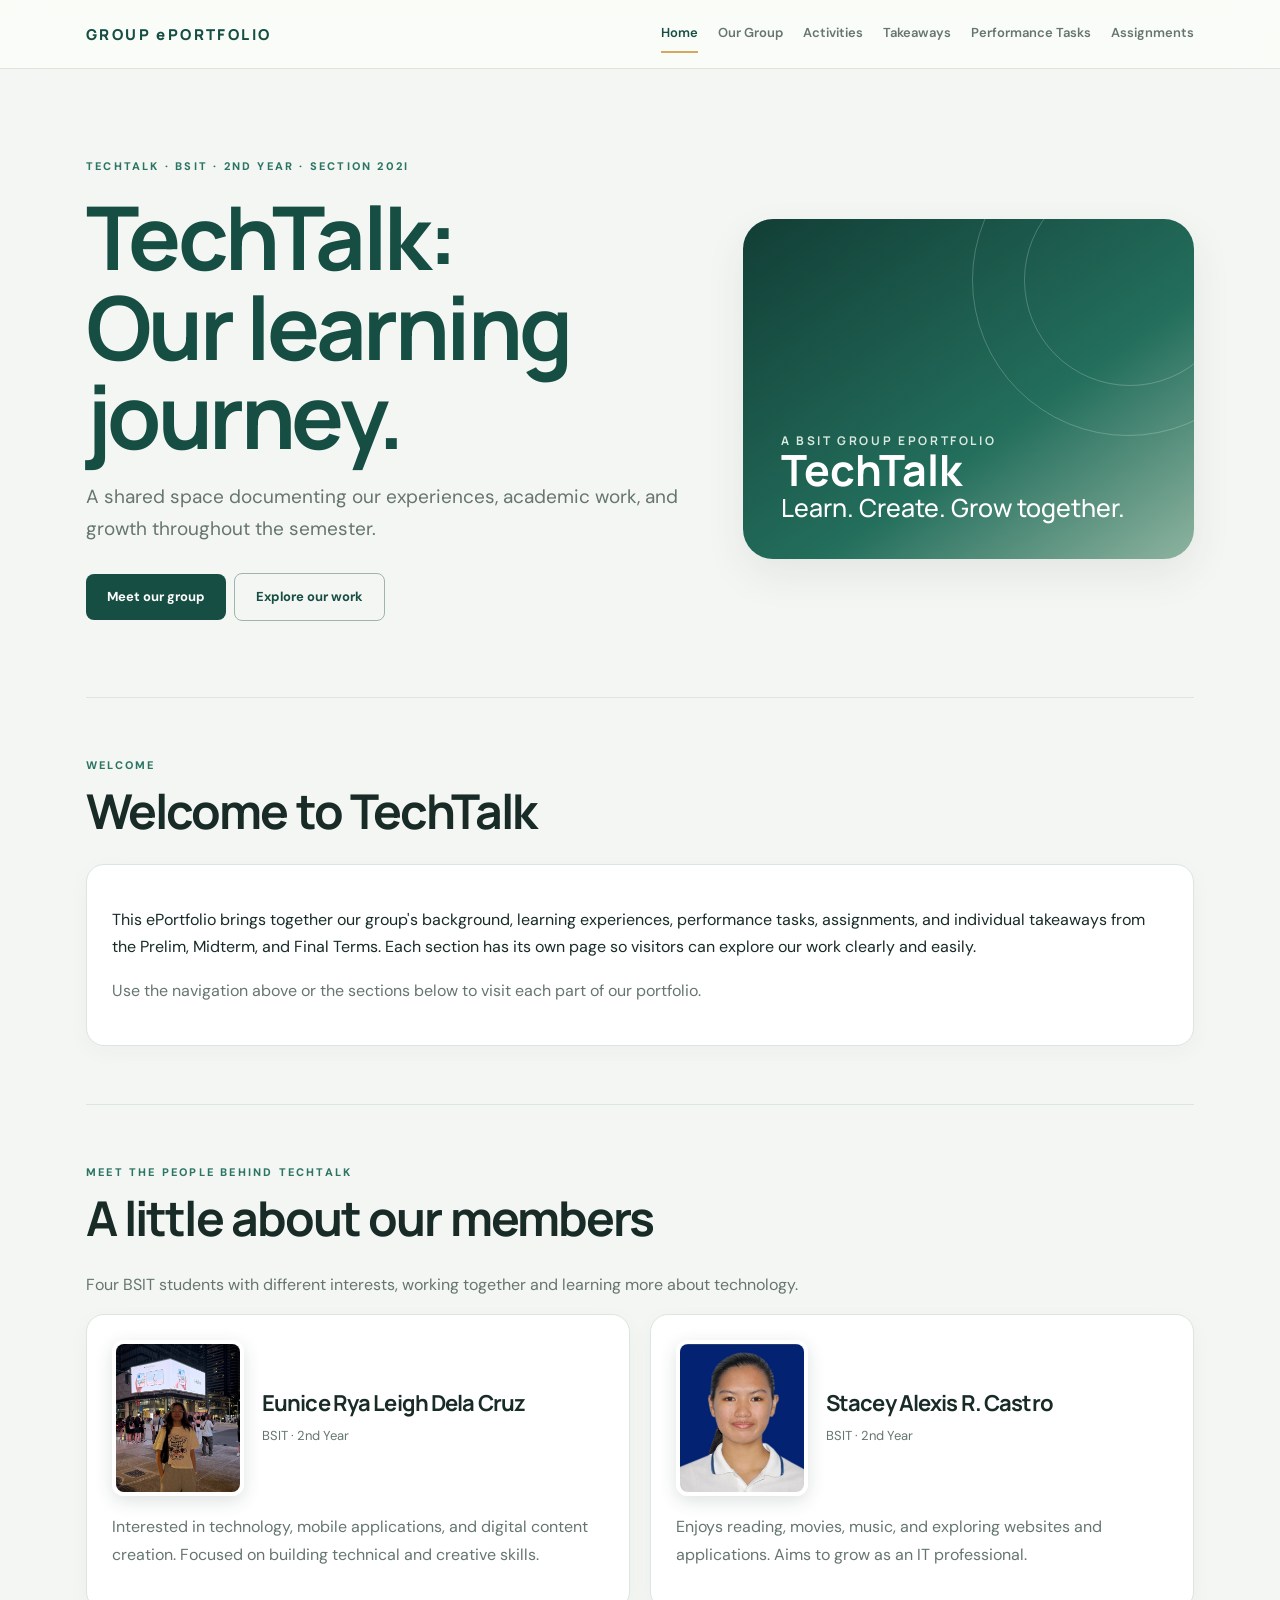
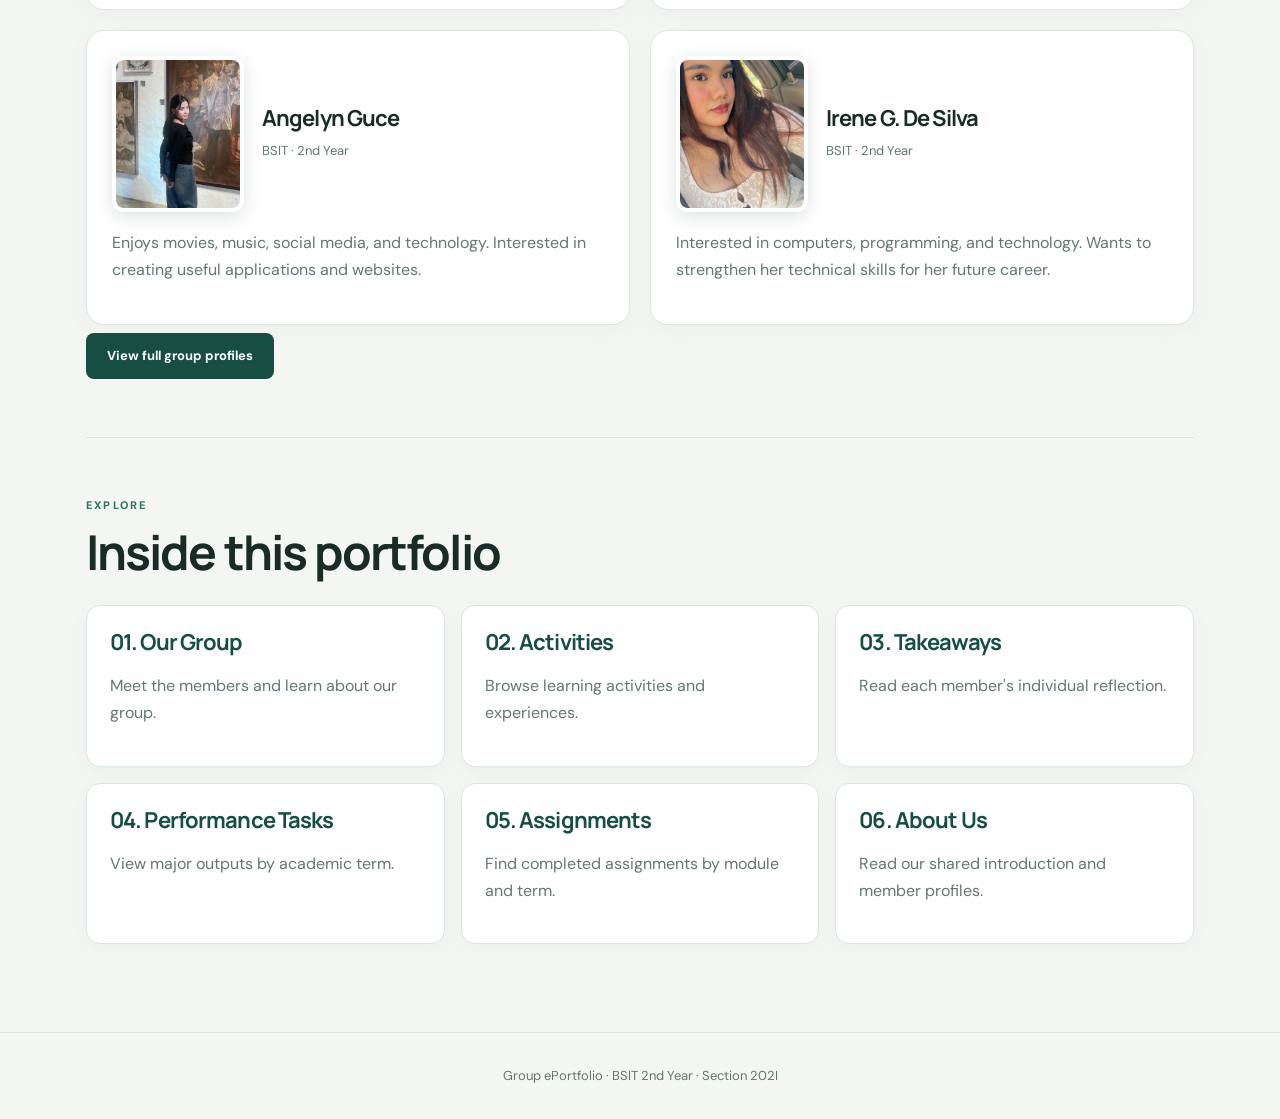
<file: index.html>
<!doctype html><html lang="en"><head><meta charset="utf-8"><meta name="viewport" content="width=device-width,initial-scale=1"><title>Home | Group ePortfolio</title><link rel="stylesheet" href="style.css"></head><body>
<header><div class="nav"><a class="brand" href="index.html" style="text-decoration:none">GROUP ePORTFOLIO</a><nav><a class="active" href="index.html">Home</a><a class="" href="group.html">Our Group</a><a class="" href="activities.html">Activities</a><a class="" href="takeaways.html">Takeaways</a><a class="" href="performance.html">Performance Tasks</a><a class="" href="assignments.html">Assignments</a></nav></div></header>
<main>
<div class="hero"><div><div class="eyebrow">TECHTALK · BSIT · 2nd Year · Section 202I</div><h1>TechTalk:<br>Our learning journey.</h1><p class="lead">A shared space documenting our experiences, academic work, and growth throughout the semester.</p><a class="btn" href="group.html">Meet our group</a><a class="btn alt" href="activities.html">Explore our work</a></div><div class="art"><span style="font-size:12px;letter-spacing:.22em;text-transform:uppercase;color:#d9e9df">A BSIT group ePortfolio</span><span>TechTalk</span><span style="font-size:25px;font-weight:500">Learn. Create. Grow together.</span></div></div>
<section><div class="eyebrow">Welcome</div><h2>Welcome to TechTalk</h2><div class="card"><p>This ePortfolio brings together our group's background, learning experiences, performance tasks, assignments, and individual takeaways from the Prelim, Midterm, and Final Terms. Each section has its own page so visitors can explore our work clearly and easily.</p><p class="muted">Use the navigation above or the sections below to visit each part of our portfolio.</p></div></section>

<section><div class="eyebrow">Meet the people behind TechTalk</div><h2>A little about our members</h2><p class="muted">Four BSIT students with different interests, working together and learning more about technology.</p><div class="grid">
<article class="card"><div class="memberhead"><img class="avatar" src="images/eunice.png" alt="Eunice Rya Leigh Dela Cruz"><div><h3>Eunice Rya Leigh Dela Cruz</h3><div class="meta">BSIT · 2nd Year</div></div></div><p class="muted">Interested in technology, mobile applications, and digital content creation. Focused on building technical and creative skills.</p></article>
<article class="card"><div class="memberhead"><img class="avatar" src="images/stacey.png" alt="Stacey Alexis R. Castro"><div><h3>Stacey Alexis R. Castro</h3><div class="meta">BSIT · 2nd Year</div></div></div><p class="muted">Enjoys reading, movies, music, and exploring websites and applications. Aims to grow as an IT professional.</p></article>
<article class="card"><div class="memberhead"><img class="avatar" src="images/angelyn.png" alt="Angelyn Guce"><div><h3>Angelyn Guce</h3><div class="meta">BSIT · 2nd Year</div></div></div><p class="muted">Enjoys movies, music, social media, and technology. Interested in creating useful applications and websites.</p></article>
<article class="card"><div class="memberhead"><img class="avatar" src="images/irene.png" alt="Irene G. De Silva"><div><h3>Irene G. De Silva</h3><div class="meta">BSIT · 2nd Year</div></div></div><p class="muted">Interested in computers, programming, and technology. Wants to strengthen her technical skills for her future career.</p></article>
</div><a class="btn" href="group.html">View full group profiles</a></section>
<section><div class="eyebrow">Explore</div><h2>Inside this portfolio</h2><div class="quicklinks">
<a href="group.html"><h3>01. Our Group</h3><p class="muted">Meet the members and learn about our group.</p></a>
<a href="activities.html"><h3>02. Activities</h3><p class="muted">Browse learning activities and experiences.</p></a>
<a href="takeaways.html"><h3>03. Takeaways</h3><p class="muted">Read each member's individual reflection.</p></a>
<a href="performance.html"><h3>04. Performance Tasks</h3><p class="muted">View major outputs by academic term.</p></a>
<a href="assignments.html"><h3>05. Assignments</h3><p class="muted">Find completed assignments by module and term.</p></a>
<a href="group.html#intro"><h3>06. About Us</h3><p class="muted">Read our shared introduction and member profiles.</p></a>
</div></section>
</main><footer>Group ePortfolio · BSIT 2nd Year · Section 202I</footer></body></html>
</file>
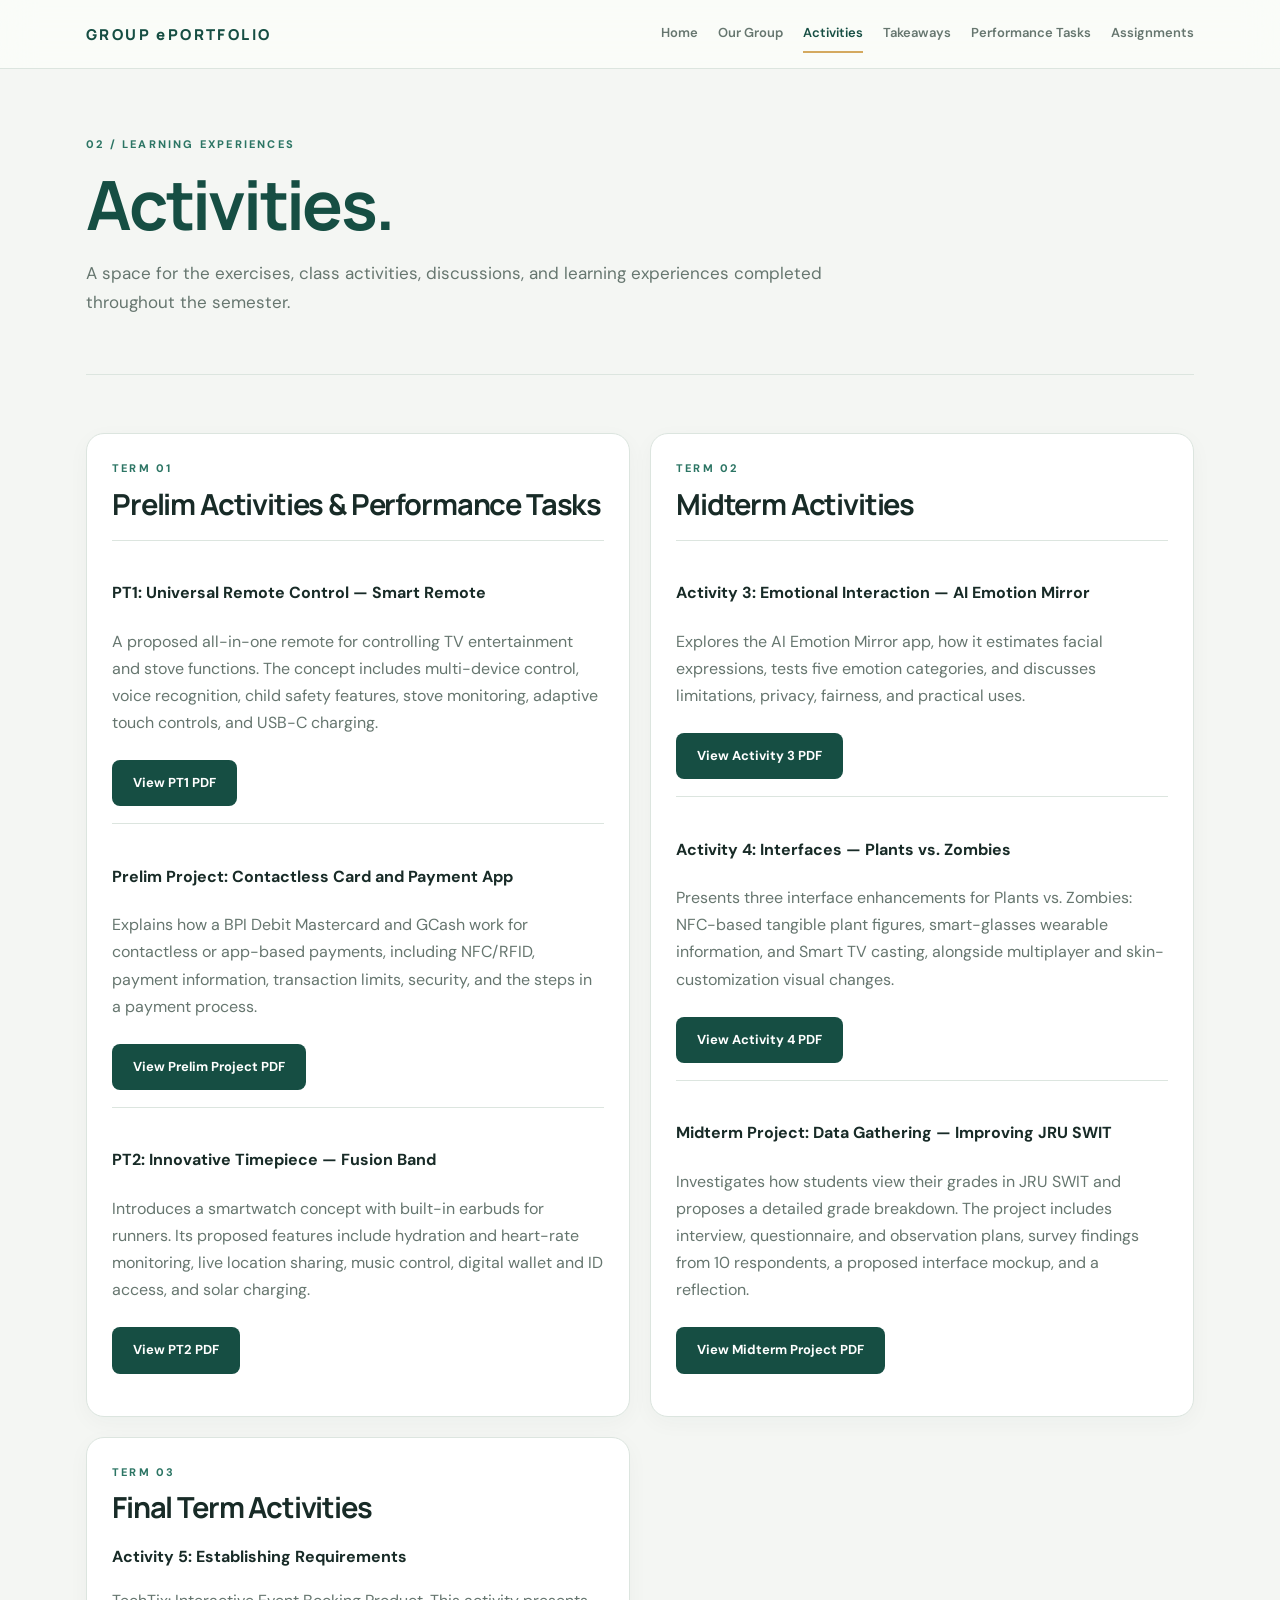
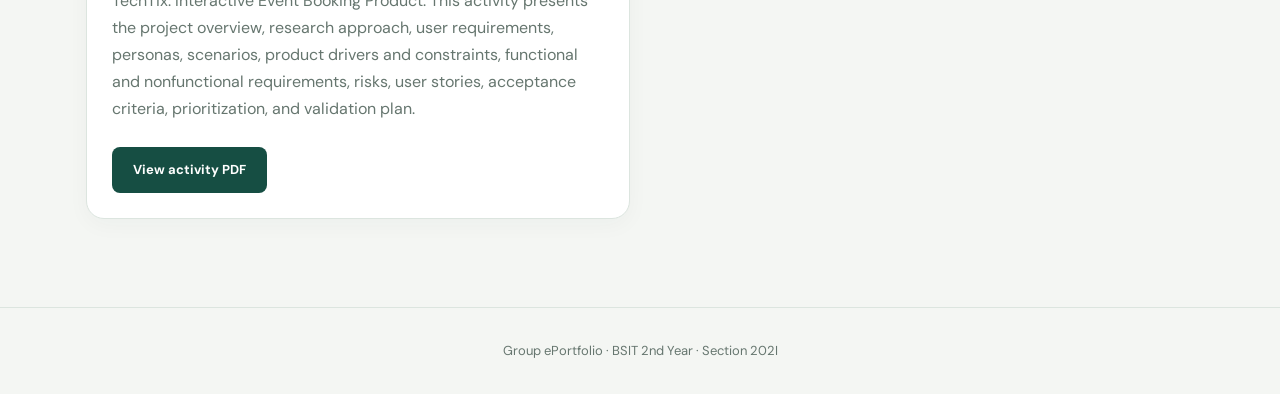
<file: activities.html>
<!doctype html><html lang="en"><head><meta charset="utf-8"><meta name="viewport" content="width=device-width,initial-scale=1"><title>Activities | Group ePortfolio</title><link rel="stylesheet" href="style.css"></head><body>
<header><div class="nav"><a class="brand" href="index.html" style="text-decoration:none">GROUP ePORTFOLIO</a><nav><a class="" href="index.html">Home</a><a class="" href="group.html">Our Group</a><a class="active" href="activities.html">Activities</a><a class="" href="takeaways.html">Takeaways</a><a class="" href="performance.html">Performance Tasks</a><a class="" href="assignments.html">Assignments</a></nav></div></header>
<main>
<div class="page-intro"><div class="eyebrow">02 / Learning experiences</div><h1>Activities.</h1><p>A space for the exercises, class activities, discussions, and learning experiences completed throughout the semester.</p></div>
<section><div class="grid">
<div class="term">
<div class="eyebrow">Term 01</div><h3>Prelim Activities & Performance Tasks</h3>
<div class="activity-item">
<h4>PT1: Universal Remote Control — Smart Remote</h4>
<p class="muted">A proposed all-in-one remote for controlling TV entertainment and stove functions. The concept includes multi-device control, voice recognition, child safety features, stove monitoring, adaptive touch controls, and USB-C charging.</p>
<a class="btn" href="files/Prelim_PT1_Universal_Remote_Control.pdf" target="_blank" rel="noopener">View PT1 PDF</a>
</div>
<div class="activity-item">
<h4>Prelim Project: Contactless Card and Payment App</h4>
<p class="muted">Explains how a BPI Debit Mastercard and GCash work for contactless or app-based payments, including NFC/RFID, payment information, transaction limits, security, and the steps in a payment process.</p>
<a class="btn" href="files/Prelim_Project_Contactless_Card_and_Payment_App.pdf" target="_blank" rel="noopener">View Prelim Project PDF</a>
</div>
<div class="activity-item">
<h4>PT2: Innovative Timepiece — Fusion Band</h4>
<p class="muted">Introduces a smartwatch concept with built-in earbuds for runners. Its proposed features include hydration and heart-rate monitoring, live location sharing, music control, digital wallet and ID access, and solar charging.</p>
<a class="btn" href="files/Prelim_PT2_Innovative_Timepiece.pdf" target="_blank" rel="noopener">View PT2 PDF</a>
</div>
</div>
<div class="term">
  <div class="eyebrow">Term 02</div>
  <h3>Midterm Activities</h3>
  <div class="activity-item">
    <h4>Activity 3: Emotional Interaction — AI Emotion Mirror</h4>
    <p class="muted">Explores the AI Emotion Mirror app, how it estimates facial expressions, tests five emotion categories, and discusses limitations, privacy, fairness, and practical uses.</p>
    <a class="btn" href="files/Activity_3_Emotional_Interaction.pdf" target="_blank" rel="noopener">View Activity 3 PDF</a>
  </div>
  <div class="activity-item">
    <h4>Activity 4: Interfaces — Plants vs. Zombies</h4>
    <p class="muted">Presents three interface enhancements for Plants vs. Zombies: NFC-based tangible plant figures, smart-glasses wearable information, and Smart TV casting, alongside multiplayer and skin-customization visual changes.</p>
    <a class="btn" href="files/Activity_4_Interfaces.pdf" target="_blank" rel="noopener">View Activity 4 PDF</a>
  </div>
  <div class="activity-item">
    <h4>Midterm Project: Data Gathering — Improving JRU SWIT</h4>
    <p class="muted">Investigates how students view their grades in JRU SWIT and proposes a detailed grade breakdown. The project includes interview, questionnaire, and observation plans, survey findings from 10 respondents, a proposed interface mockup, and a reflection.</p>
    <a class="btn" href="files/Midterm_Project_Data_Gathering.pdf" target="_blank" rel="noopener">View Midterm Project PDF</a>
  </div>
</div><div class="term"><div class="eyebrow">Term 03</div><h3>Final Term Activities</h3>
<p><b>Activity 5: Establishing Requirements</b></p>
<p class="muted">TechTix: Interactive Event Booking Product. This activity presents the project overview, research approach, user requirements, personas, scenarios, product drivers and constraints, functional and nonfunctional requirements, risks, user stories, acceptance criteria, prioritization, and validation plan.</p>
<a class="btn" href="files/Activity5_EstablishingRequirements.pdf" target="_blank" rel="noopener">View activity PDF</a>
</div>
</div></section>
</main><footer>Group ePortfolio · BSIT 2nd Year · Section 202I</footer></body></html>
</file>
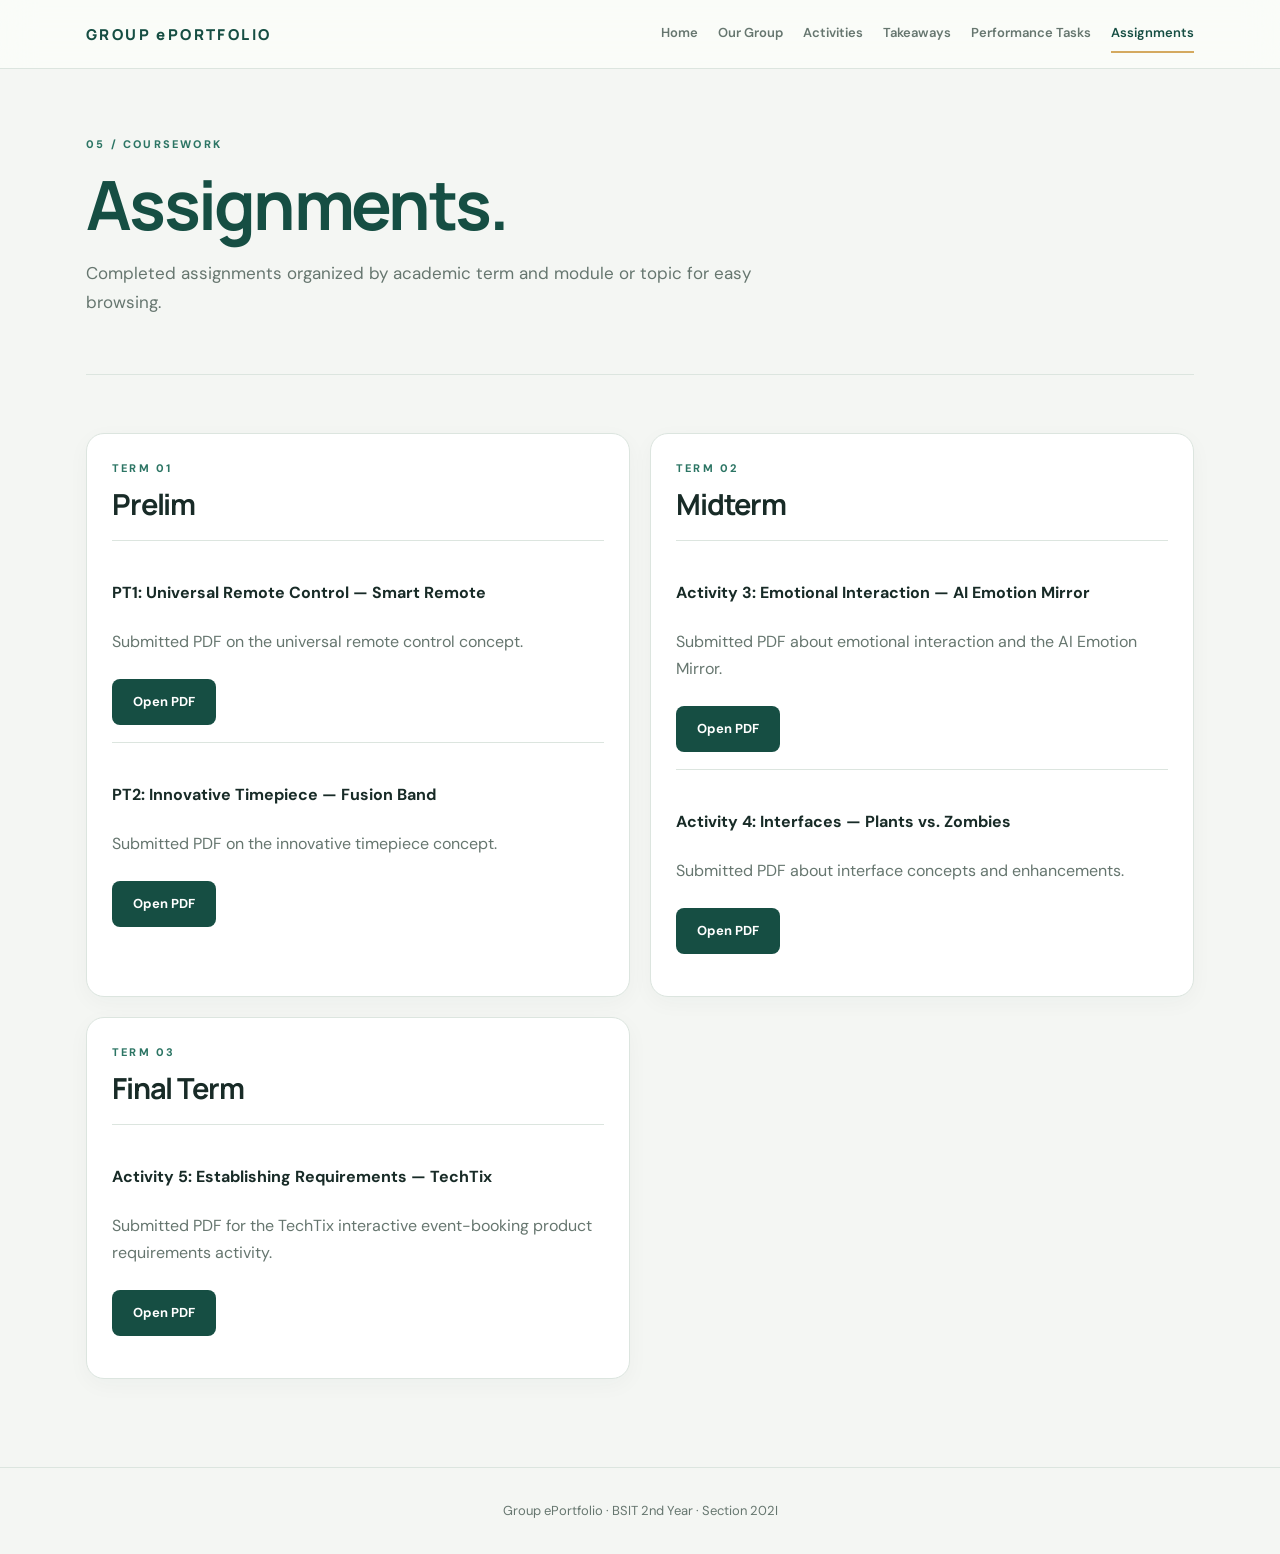
<file: assignments.html>
<!doctype html><html lang="en"><head><meta charset="utf-8"><meta name="viewport" content="width=device-width,initial-scale=1"><title>Assignments | Group ePortfolio</title><link rel="stylesheet" href="style.css"></head><body>
<header><div class="nav"><a class="brand" href="index.html" style="text-decoration:none">GROUP ePORTFOLIO</a><nav><a class="" href="index.html">Home</a><a class="" href="group.html">Our Group</a><a class="" href="activities.html">Activities</a><a class="" href="takeaways.html">Takeaways</a><a class="" href="performance.html">Performance Tasks</a><a class="active" href="assignments.html">Assignments</a></nav></div></header>
<main>
<div class="page-intro"><div class="eyebrow">05 / Coursework</div><h1>Assignments.</h1><p>Completed assignments organized by academic term and module or topic for easy browsing.</p></div>
<section><div class="grid">
<div class="term"><div class="eyebrow">Term 01</div><h3>Prelim</h3>
<div class="activity-item"><h4>PT1: Universal Remote Control — Smart Remote</h4><p class="muted">Submitted PDF on the universal remote control concept.</p><a class="btn" href="files/Prelim_PT1_Universal_Remote_Control.pdf" target="_blank" rel="noopener">Open PDF</a></div>

<div class="activity-item"><h4>PT2: Innovative Timepiece — Fusion Band</h4><p class="muted">Submitted PDF on the innovative timepiece concept.</p><a class="btn" href="files/Prelim_PT2_Innovative_Timepiece.pdf" target="_blank" rel="noopener">Open PDF</a></div>
</div>
<div class="term"><div class="eyebrow">Term 02</div><h3>Midterm</h3>
<div class="activity-item"><h4>Activity 3: Emotional Interaction — AI Emotion Mirror</h4><p class="muted">Submitted PDF about emotional interaction and the AI Emotion Mirror.</p><a class="btn" href="files/Activity_3_Emotional_Interaction.pdf" target="_blank" rel="noopener">Open PDF</a></div>
<div class="activity-item"><h4>Activity 4: Interfaces — Plants vs. Zombies</h4><p class="muted">Submitted PDF about interface concepts and enhancements.</p><a class="btn" href="files/Activity_4_Interfaces.pdf" target="_blank" rel="noopener">Open PDF</a></div>

</div>
<div class="term"><div class="eyebrow">Term 03</div><h3>Final Term</h3>
<div class="activity-item"><h4>Activity 5: Establishing Requirements — TechTix</h4><p class="muted">Submitted PDF for the TechTix interactive event-booking product requirements activity.</p><a class="btn" href="files/Activity5_EstablishingRequirements.pdf" target="_blank" rel="noopener">Open PDF</a></div>
</div>
</div></section>
</main><footer>Group ePortfolio · BSIT 2nd Year · Section 202I</footer></body></html>
</file>
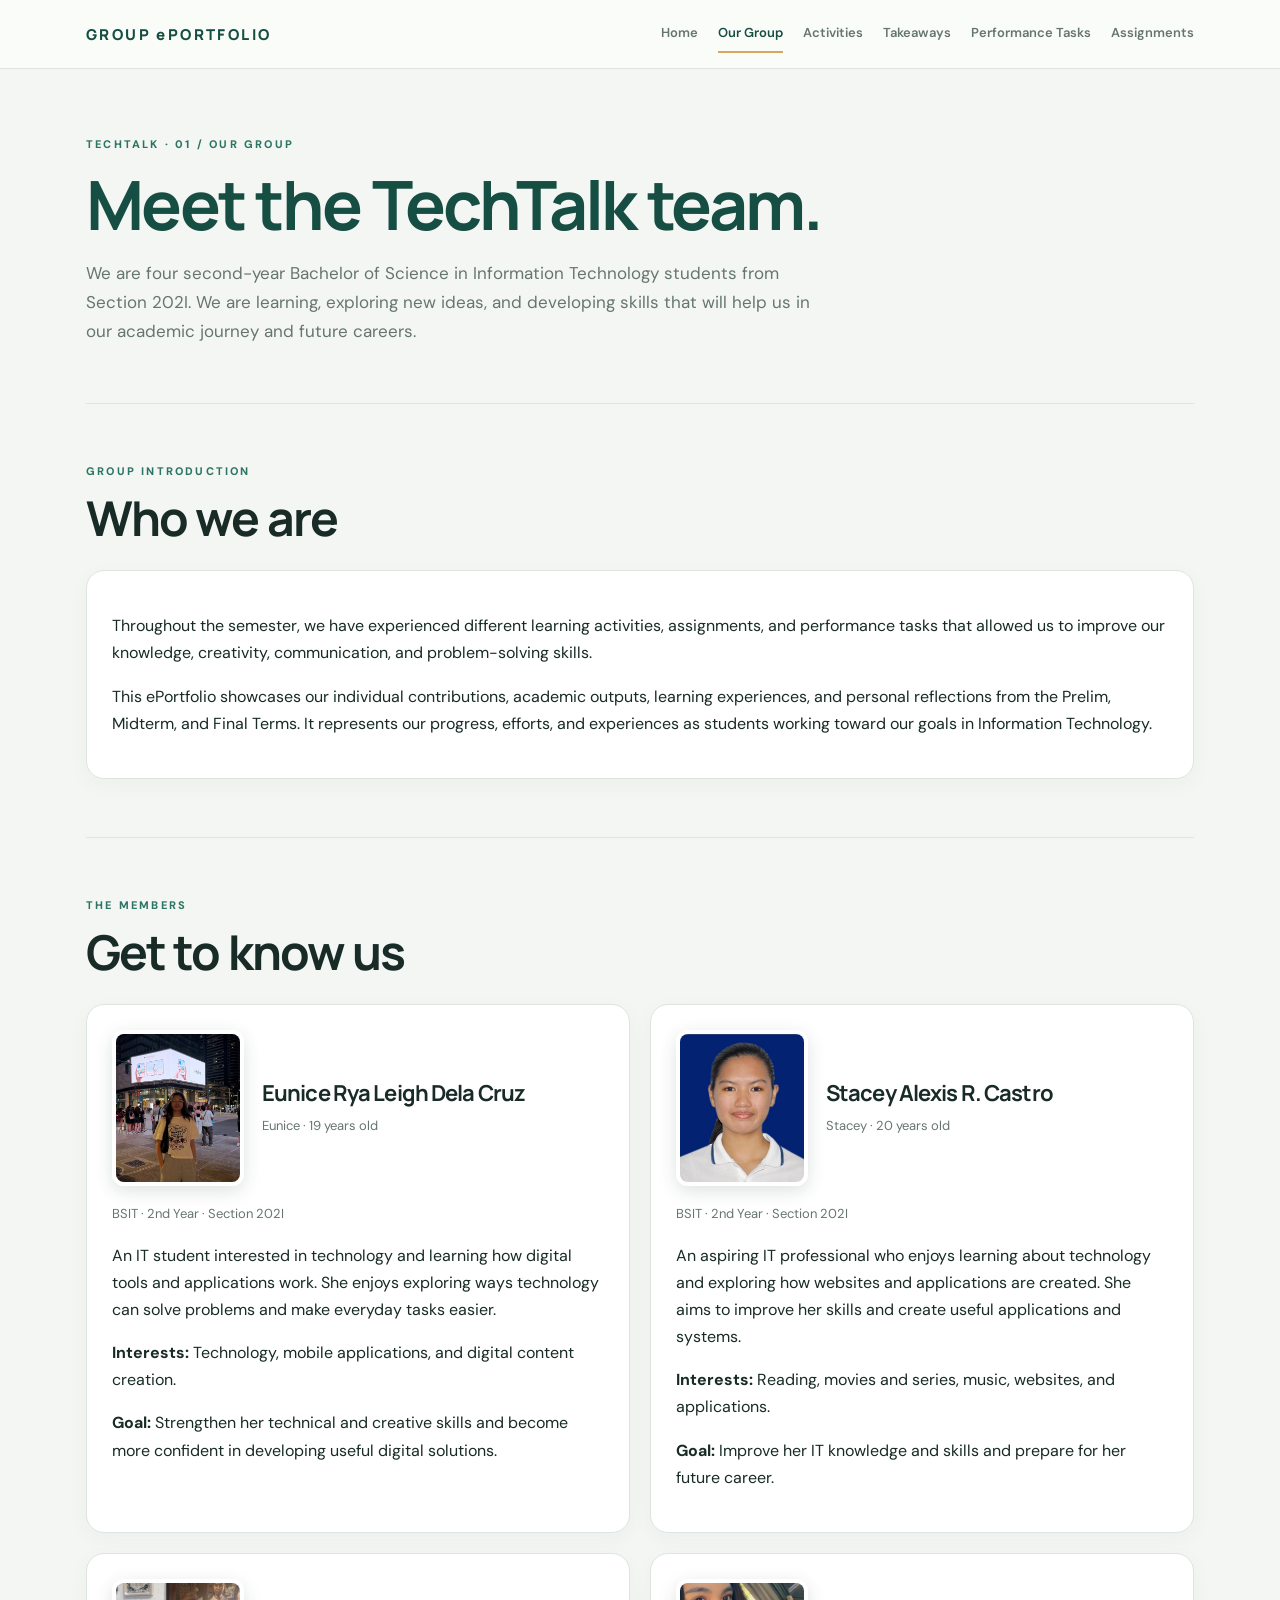
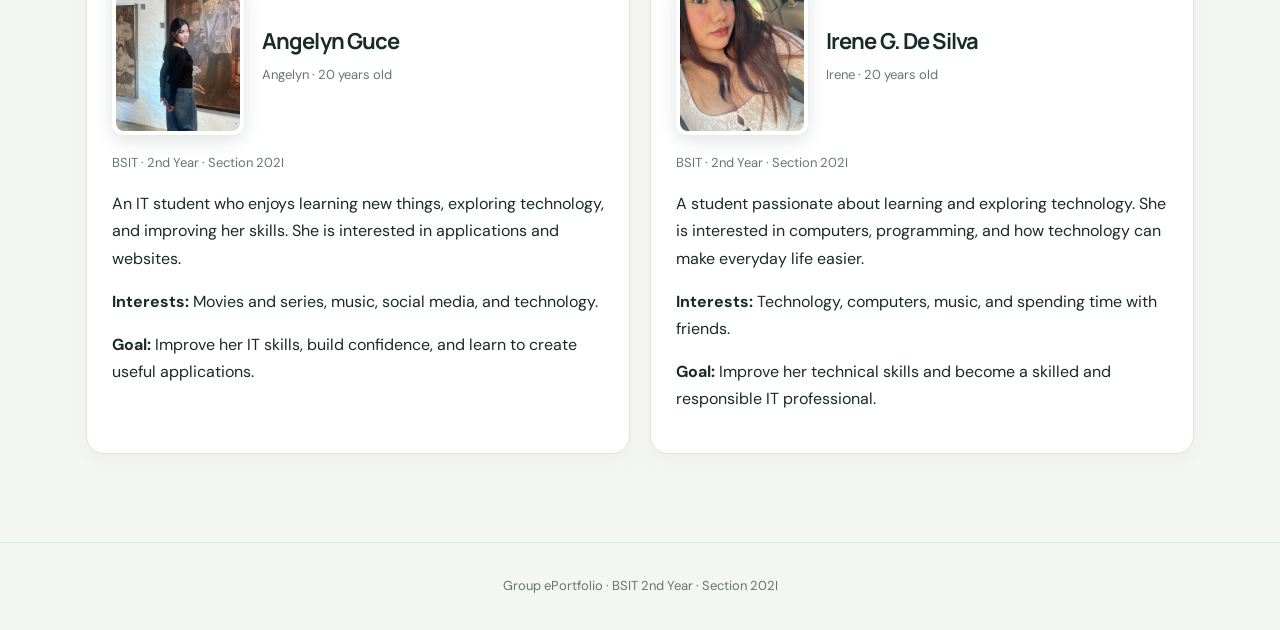
<file: group.html>
<!doctype html><html lang="en"><head><meta charset="utf-8"><meta name="viewport" content="width=device-width,initial-scale=1"><title>Our Group | Group ePortfolio</title><link rel="stylesheet" href="style.css"></head><body>
<header><div class="nav"><a class="brand" href="index.html" style="text-decoration:none">GROUP ePORTFOLIO</a><nav><a class="" href="index.html">Home</a><a class="active" href="group.html">Our Group</a><a class="" href="activities.html">Activities</a><a class="" href="takeaways.html">Takeaways</a><a class="" href="performance.html">Performance Tasks</a><a class="" href="assignments.html">Assignments</a></nav></div></header>
<main>
<div class="page-intro"><div class="eyebrow">TECHTALK · 01 / Our group</div><h1>Meet the TechTalk team.</h1><p>We are four second-year Bachelor of Science in Information Technology students from Section 202I. We are learning, exploring new ideas, and developing skills that will help us in our academic journey and future careers.</p></div>
<section id="intro"><div class="eyebrow">Group introduction</div><h2>Who we are</h2><div class="card"><p>Throughout the semester, we have experienced different learning activities, assignments, and performance tasks that allowed us to improve our knowledge, creativity, communication, and problem-solving skills.</p><p>This ePortfolio showcases our individual contributions, academic outputs, learning experiences, and personal reflections from the Prelim, Midterm, and Final Terms. It represents our progress, efforts, and experiences as students working toward our goals in Information Technology.</p></div></section>
<section><div class="eyebrow">The members</div><h2>Get to know us</h2><div class="grid">
<article class="card"><div class="memberhead"><img class="avatar" src="images/eunice.png" alt="Eunice"><div><h3>Eunice Rya Leigh Dela Cruz</h3><div class="meta">Eunice · 19 years old</div></div></div><div class="meta">BSIT · 2nd Year · Section 202I</div><p>An IT student interested in technology and learning how digital tools and applications work. She enjoys exploring ways technology can solve problems and make everyday tasks easier.</p><p><b>Interests:</b> Technology, mobile applications, and digital content creation.</p><p><b>Goal:</b> Strengthen her technical and creative skills and become more confident in developing useful digital solutions.</p></article>
<article class="card"><div class="memberhead"><img class="avatar" src="images/stacey.png" alt="Stacey"><div><h3>Stacey Alexis R. Castro</h3><div class="meta">Stacey · 20 years old</div></div></div><div class="meta">BSIT · 2nd Year · Section 202I</div><p>An aspiring IT professional who enjoys learning about technology and exploring how websites and applications are created. She aims to improve her skills and create useful applications and systems.</p><p><b>Interests:</b> Reading, movies and series, music, websites, and applications.</p><p><b>Goal:</b> Improve her IT knowledge and skills and prepare for her future career.</p></article>
<article class="card"><div class="memberhead"><img class="avatar" src="images/angelyn.png" alt="Angelyn"><div><h3>Angelyn Guce</h3><div class="meta">Angelyn · 20 years old</div></div></div><div class="meta">BSIT · 2nd Year · Section 202I</div><p>An IT student who enjoys learning new things, exploring technology, and improving her skills. She is interested in applications and websites.</p><p><b>Interests:</b> Movies and series, music, social media, and technology.</p><p><b>Goal:</b> Improve her IT skills, build confidence, and learn to create useful applications.</p></article>
<article class="card"><div class="memberhead"><img class="avatar" src="images/irene.png" alt="Irene"><div><h3>Irene G. De Silva</h3><div class="meta">Irene · 20 years old</div></div></div><div class="meta">BSIT · 2nd Year · Section 202I</div><p>A student passionate about learning and exploring technology. She is interested in computers, programming, and how technology can make everyday life easier.</p><p><b>Interests:</b> Technology, computers, music, and spending time with friends.</p><p><b>Goal:</b> Improve her technical skills and become a skilled and responsible IT professional.</p></article>
</div></section>
</main><footer>Group ePortfolio · BSIT 2nd Year · Section 202I</footer></body></html>
</file>
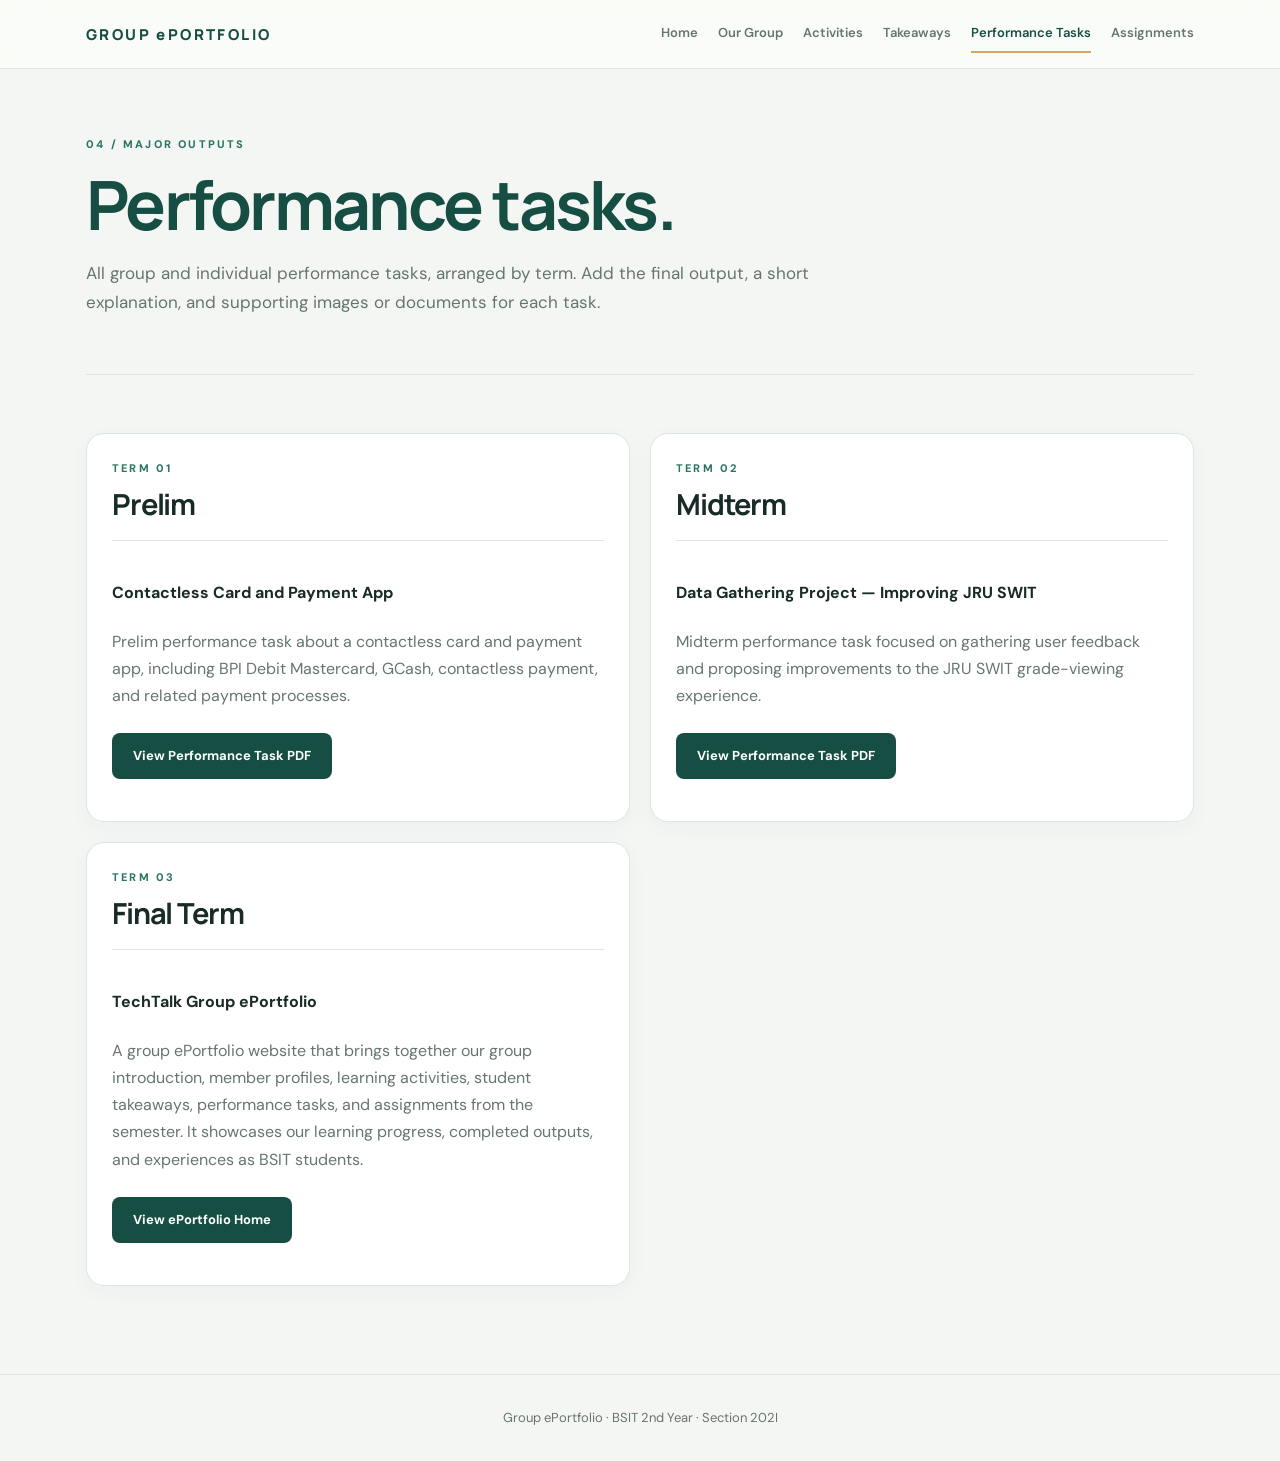
<file: performance.html>
<!doctype html><html lang="en"><head><meta charset="utf-8"><meta name="viewport" content="width=device-width,initial-scale=1"><title>Performance Tasks | Group ePortfolio</title><link rel="stylesheet" href="style.css"></head><body>
<header><div class="nav"><a class="brand" href="index.html" style="text-decoration:none">GROUP ePORTFOLIO</a><nav><a class="" href="index.html">Home</a><a class="" href="group.html">Our Group</a><a class="" href="activities.html">Activities</a><a class="" href="takeaways.html">Takeaways</a><a class="active" href="performance.html">Performance Tasks</a><a class="" href="assignments.html">Assignments</a></nav></div></header>
<main>
<div class="page-intro"><div class="eyebrow">04 / Major outputs</div><h1>Performance tasks.</h1><p>All group and individual performance tasks, arranged by term. Add the final output, a short explanation, and supporting images or documents for each task.</p></div>
<section><div class="grid">
<div class="term"><div class="eyebrow">Term 01</div><h3>Prelim</h3>
<div class="activity-item"><h4>Contactless Card and Payment App</h4>
<p class="muted">Prelim performance task about a contactless card and payment app, including BPI Debit Mastercard, GCash, contactless payment, and related payment processes.</p>
<a class="btn" href="files/Prelim_Project_Contactless_Card_and_Payment_App.pdf" target="_blank" rel="noopener">View Performance Task PDF</a></div>
</div>
<div class="term"><div class="eyebrow">Term 02</div><h3>Midterm</h3>
<div class="activity-item"><h4>Data Gathering Project — Improving JRU SWIT</h4>
<p class="muted">Midterm performance task focused on gathering user feedback and proposing improvements to the JRU SWIT grade-viewing experience.</p>
<a class="btn" href="files/Midterm_Project_Data_Gathering.pdf" target="_blank" rel="noopener">View Performance Task PDF</a></div>
</div>
<div class="term"><div class="eyebrow">Term 03</div><h3>Final Term</h3>
<div class="activity-item"><h4>TechTalk Group ePortfolio</h4>
<p class="muted">A group ePortfolio website that brings together our group introduction, member profiles, learning activities, student takeaways, performance tasks, and assignments from the semester. It showcases our learning progress, completed outputs, and experiences as BSIT students.</p>
<a class="btn" href="index.html">View ePortfolio Home</a></div>
</div>
</div>
</div></section>
</main><footer>Group ePortfolio · BSIT 2nd Year · Section 202I</footer></body></html>
</file>
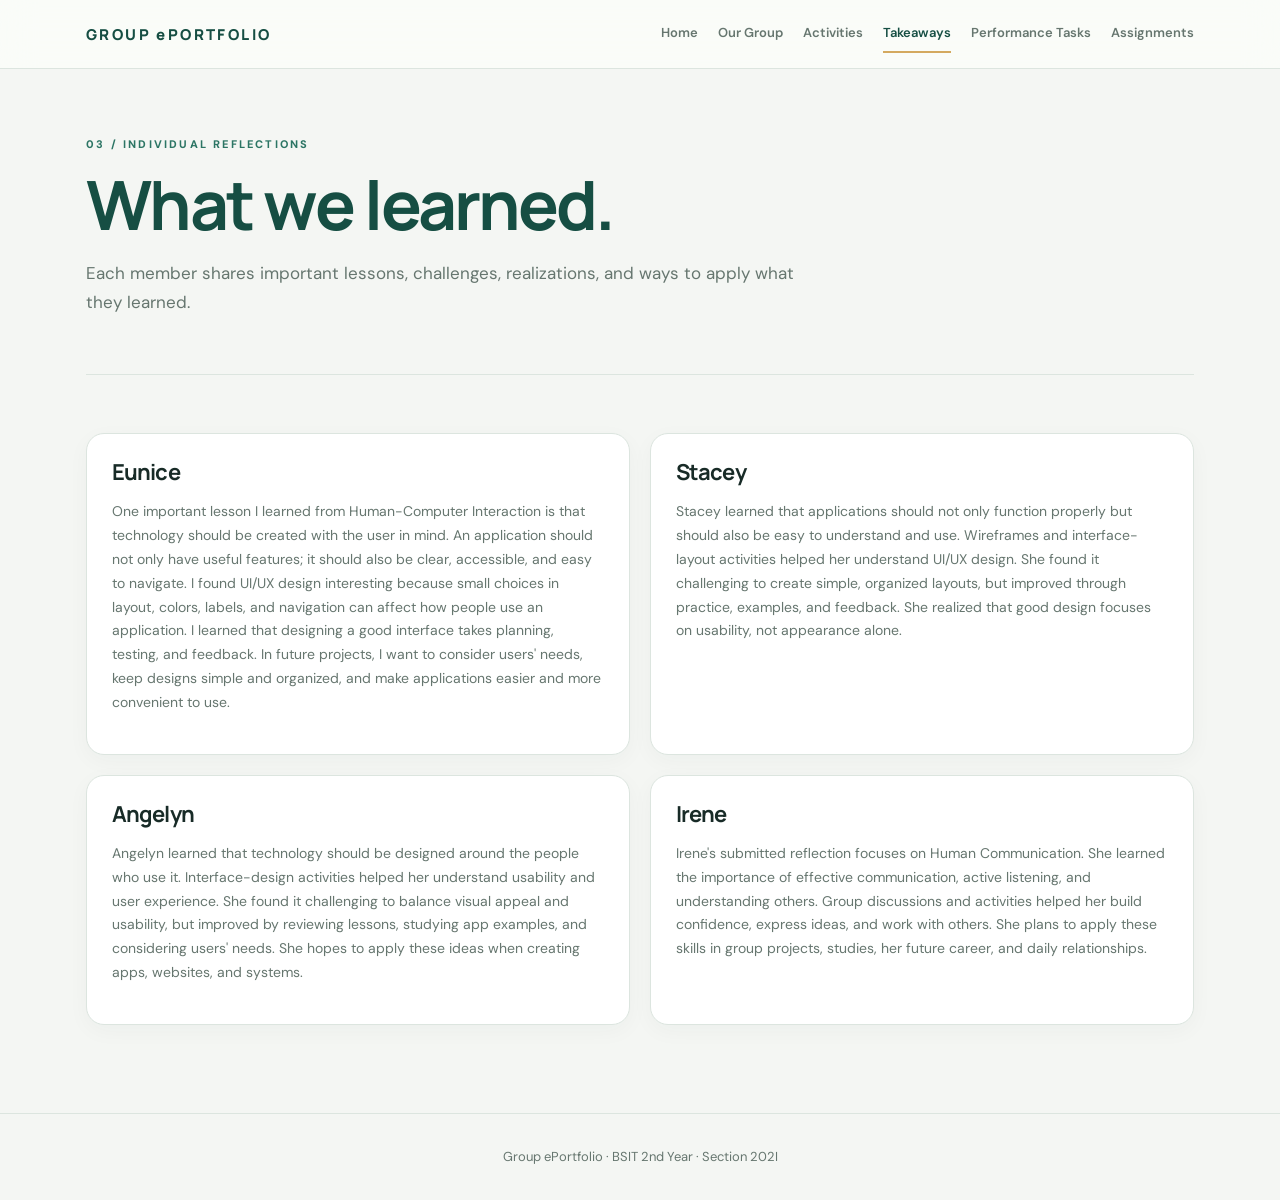
<file: takeaways.html>
<!doctype html><html lang="en"><head><meta charset="utf-8"><meta name="viewport" content="width=device-width,initial-scale=1"><title>Takeaways | Group ePortfolio</title><link rel="stylesheet" href="style.css"></head><body>
<header><div class="nav"><a class="brand" href="index.html" style="text-decoration:none">GROUP ePORTFOLIO</a><nav><a class="" href="index.html">Home</a><a class="" href="group.html">Our Group</a><a class="" href="activities.html">Activities</a><a class="active" href="takeaways.html">Takeaways</a><a class="" href="performance.html">Performance Tasks</a><a class="" href="assignments.html">Assignments</a></nav></div></header>
<main>
<div class="page-intro"><div class="eyebrow">03 / Individual reflections</div><h1>What we learned.</h1><p>Each member shares important lessons, challenges, realizations, and ways to apply what they learned.</p></div>
<section><div class="grid">
<article class="card take"><h3>Eunice</h3><p>One important lesson I learned from Human-Computer Interaction is that technology should be created with the user in mind. An application should not only have useful features; it should also be clear, accessible, and easy to navigate. I found UI/UX design interesting because small choices in layout, colors, labels, and navigation can affect how people use an application. I learned that designing a good interface takes planning, testing, and feedback. In future projects, I want to consider users' needs, keep designs simple and organized, and make applications easier and more convenient to use.</p></article>
<article class="card take"><h3>Stacey</h3><p>Stacey learned that applications should not only function properly but should also be easy to understand and use. Wireframes and interface-layout activities helped her understand UI/UX design. She found it challenging to create simple, organized layouts, but improved through practice, examples, and feedback. She realized that good design focuses on usability, not appearance alone.</p></article>
<article class="card take"><h3>Angelyn</h3><p>Angelyn learned that technology should be designed around the people who use it. Interface-design activities helped her understand usability and user experience. She found it challenging to balance visual appeal and usability, but improved by reviewing lessons, studying app examples, and considering users' needs. She hopes to apply these ideas when creating apps, websites, and systems.</p></article>
<article class="card take"><h3>Irene</h3><p>Irene's submitted reflection focuses on Human Communication. She learned the importance of effective communication, active listening, and understanding others. Group discussions and activities helped her build confidence, express ideas, and work with others. She plans to apply these skills in group projects, studies, her future career, and daily relationships.</p></article>
</div></section>
</main><footer>Group ePortfolio · BSIT 2nd Year · Section 202I</footer></body></html>
</file>
<file: style.css>
@import url('https://fonts.googleapis.com/css2?family=DM+Sans:wght@400;500;600;700&family=Manrope:wght@400;500;600;700;800&display=swap');
:root{--bg:#f4f6f3;--paper:#fff;--ink:#182b27;--muted:#66766f;--green:#164e43;--green2:#2c7564;--mint:#dcece5;--line:#dce5df;--gold:#d4a95f;--shadow:0 16px 42px rgba(23,53,43,.08)}
*{box-sizing:border-box}html{scroll-behavior:smooth}body{margin:0;background:var(--bg);color:var(--ink);font:16px/1.7 'DM Sans',Arial,sans-serif}
header{position:sticky;top:0;z-index:20;background:rgba(250,252,249,.92);backdrop-filter:blur(16px);border-bottom:1px solid var(--line)}
.nav{max-width:1160px;margin:auto;padding:15px 26px;display:flex;justify-content:space-between;align-items:center;gap:24px;flex-wrap:wrap}
.brand{font:800 15px 'Manrope',sans-serif;letter-spacing:.16em;color:var(--green);text-decoration:none}
nav{display:flex;gap:20px;flex-wrap:wrap}nav a{font-size:13px;font-weight:600;color:var(--muted);text-decoration:none;padding:7px 0;border-bottom:2px solid transparent}nav a:hover,nav a.active{color:var(--green);border-color:var(--gold)}
main{max-width:1160px;margin:auto;padding:0 26px}
.hero{padding:88px 0 76px;display:grid;grid-template-columns:1.15fr .85fr;gap:46px;align-items:center;position:relative}
.eyebrow{font-size:11px;text-transform:uppercase;letter-spacing:.2em;font-weight:800;color:var(--green2)}
h1,h2,h3{font-family:'Manrope',sans-serif;font-weight:700;letter-spacing:-.04em}h1{font-size:clamp(48px,7vw,88px);line-height:1.02;margin:16px 0 20px;color:var(--green)}h2{font-size:clamp(32px,4.6vw,48px);line-height:1.12;margin:10px 0 26px}h3{font-size:22px;line-height:1.25;margin:0 0 8px}
.lead{font-size:19px;color:var(--muted);max-width:630px}.art{min-height:340px;border-radius:30px;background:linear-gradient(145deg,#123e36,#236e5c 60%,#8eb4a0);padding:38px;display:flex;flex-direction:column;justify-content:end;color:white;font:700 43px/1.08 'Manrope',sans-serif;box-shadow:var(--shadow);position:relative;overflow:hidden}
.art:before,.art:after{content:"";position:absolute;border:1px solid rgba(255,255,255,.22);border-radius:50%;width:310px;height:310px;right:-90px;top:-95px}.art:after{width:210px;height:210px;right:-42px;top:-45px}.art{isolation:isolate}.art>*{position:relative}
.btn{display:inline-block;background:var(--green);color:white;text-decoration:none;padding:12px 21px;border-radius:8px;margin:8px 8px 0 0;font-size:13px;font-weight:700;transition:.2s}.btn:hover{background:var(--green2);transform:translateY(-2px)}.btn.alt{background:transparent;color:var(--green);border:1px solid #9eb5a9}
section{padding:58px 0;border-top:1px solid var(--line)}.card,.term{background:var(--paper);border:1px solid var(--line);border-radius:18px;padding:25px;box-shadow:0 6px 22px rgba(23,53,43,.035)}
.grid{display:grid;grid-template-columns:repeat(2,1fr);gap:20px}.grid.two{grid-template-columns:repeat(2,1fr)}
.memberhead{display:flex;align-items:center;gap:18px;margin-bottom:17px}.avatar{width:132px;height:156px;border-radius:12px;object-fit:cover;object-position:center;border:4px solid white;box-shadow:0 5px 18px rgba(23,53,43,.14);flex-shrink:0}
.meta,.small{font-size:13px;color:var(--muted)}.tag{display:inline-block;background:var(--mint);border:1px solid #c7ddd2;border-radius:5px;padding:4px 10px;font-size:11px;font-weight:700;margin:4px;color:var(--green)}
.muted{color:var(--muted)}.placeholder{border:1px dashed #a9bdb1;background:#f3f7f4;border-radius:12px;padding:15px;color:var(--muted);font-size:14px;margin-top:12px}
.page-intro{padding:66px 0 40px;position:relative}.page-intro h1{font-size:clamp(44px,6vw,68px)}.page-intro p{color:var(--muted);max-width:740px;font-size:17px}
.term h3{font-size:29px;margin:8px 0 18px}.take p{font-size:14px;color:var(--muted)}
.activity-item{padding:17px 0;border-top:1px solid var(--line)}.activity-item:first-of-type{border-top:0}
.quicklinks{display:grid;grid-template-columns:repeat(3,1fr);gap:16px}.quicklinks a{display:block;text-decoration:none;color:var(--ink);background:var(--paper);border:1px solid var(--line);border-radius:14px;padding:23px;transition:.2s;box-shadow:0 5px 18px rgba(23,53,43,.035)}.quicklinks a:hover{border-color:#88a99a;transform:translateY(-3px);box-shadow:var(--shadow)}.quicklinks h3{color:var(--green)}
footer{text-align:center;border-top:1px solid var(--line);padding:32px 20px;color:var(--muted);font-size:13px;margin-top:30px}
@media(max-width:760px){.hero{grid-template-columns:1fr;padding:55px 0}.grid,.grid.two,.quicklinks{grid-template-columns:1fr}.avatar{width:108px;height:130px}.nav{display:block}nav{margin-top:12px;gap:13px}.art{min-height:230px;font-size:34px}}
</file>
